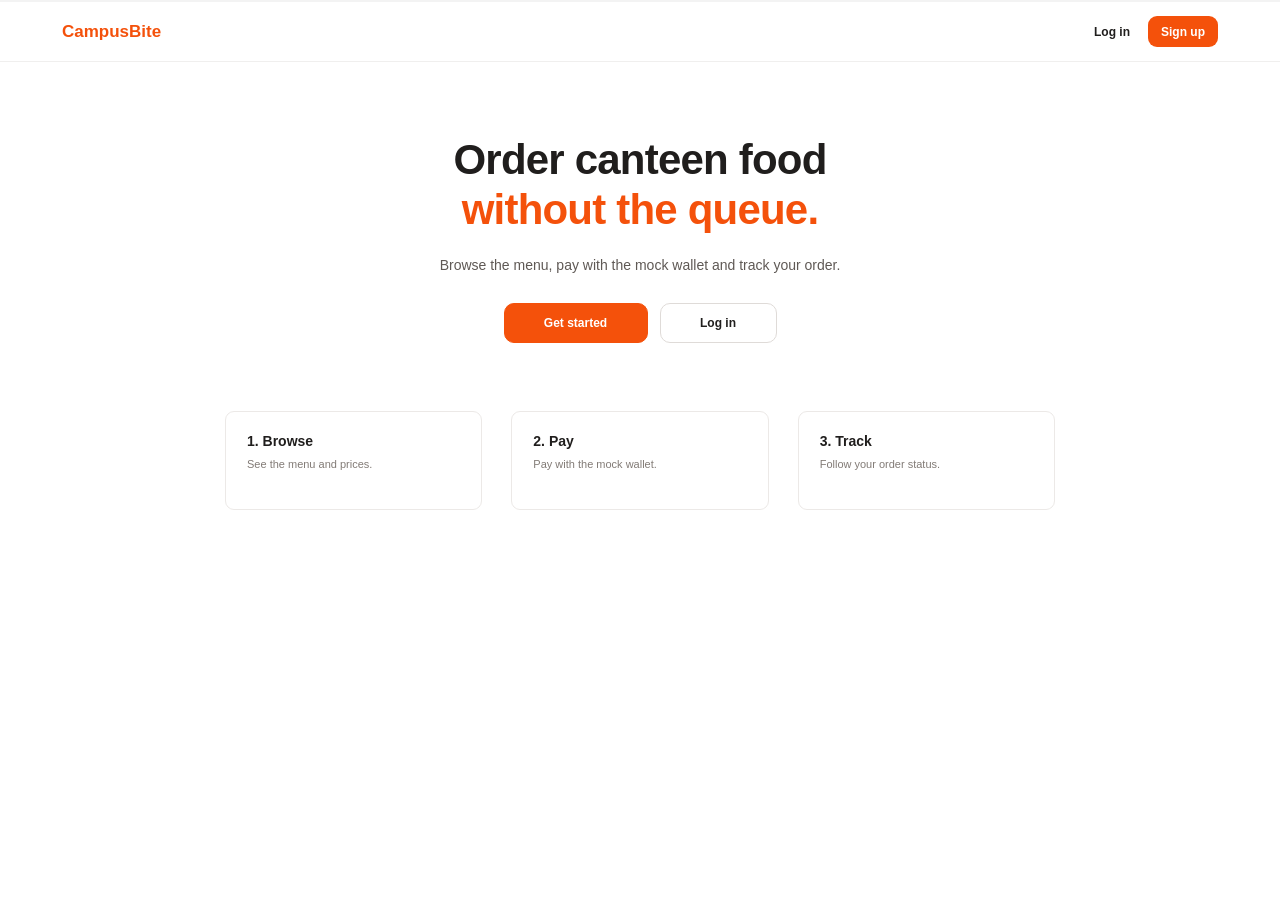
<file: index.html>
<!doctype html>
<html lang="en">
<head>
  <meta charset="utf-8">
  <meta name="viewport" content="width=device-width, initial-scale=1">
  <meta name="theme-color" content="#ffffff">
  <title>CampusBite — Order canteen food without the queue</title>
  <link rel="stylesheet" href="styles.css">
</head>
<body>
  <header class="topbar">
    <a class="brand" href="#home" aria-label="CampusBite home">CampusBite</a>
    <nav class="nav-actions" aria-label="Account">
      <a class="nav-login" href="login.html">Log in</a>
      <a class="nav-signup" href="#signup" data-notice="Sign up is part of the CampusBite prototype.">Sign up</a>
    </nav>
  </header>

  <main id="home">
    <section aria-labelledby="headline">
      <h1 id="headline">Order canteen food<br><span>without the queue.</span></h1>
      <p class="intro">Browse the menu, pay with the mock wallet and track your order.</p>
      <div class="hero-actions">
        <a class="button button-primary" href="#get-started" data-notice="Getting started is part of the CampusBite prototype.">Get started</a>
        <a class="button button-secondary" href="login.html">Log in</a>
      </div>
    </section>

    <section class="steps" aria-label="How CampusBite works">
      <article class="step-card">
        <h2>1. Browse</h2>
        <p>See the menu and prices.</p>
      </article>
      <article class="step-card">
        <h2>2. Pay</h2>
        <p>Pay with the mock wallet.</p>
      </article>
      <article class="step-card">
        <h2>3. Track</h2>
        <p>Follow your order status.</p>
      </article>
    </section>
  </main>

  <div class="notice" role="status" aria-live="polite"></div>
  <script src="script.js" defer></script>
</body>
</html>
</file>
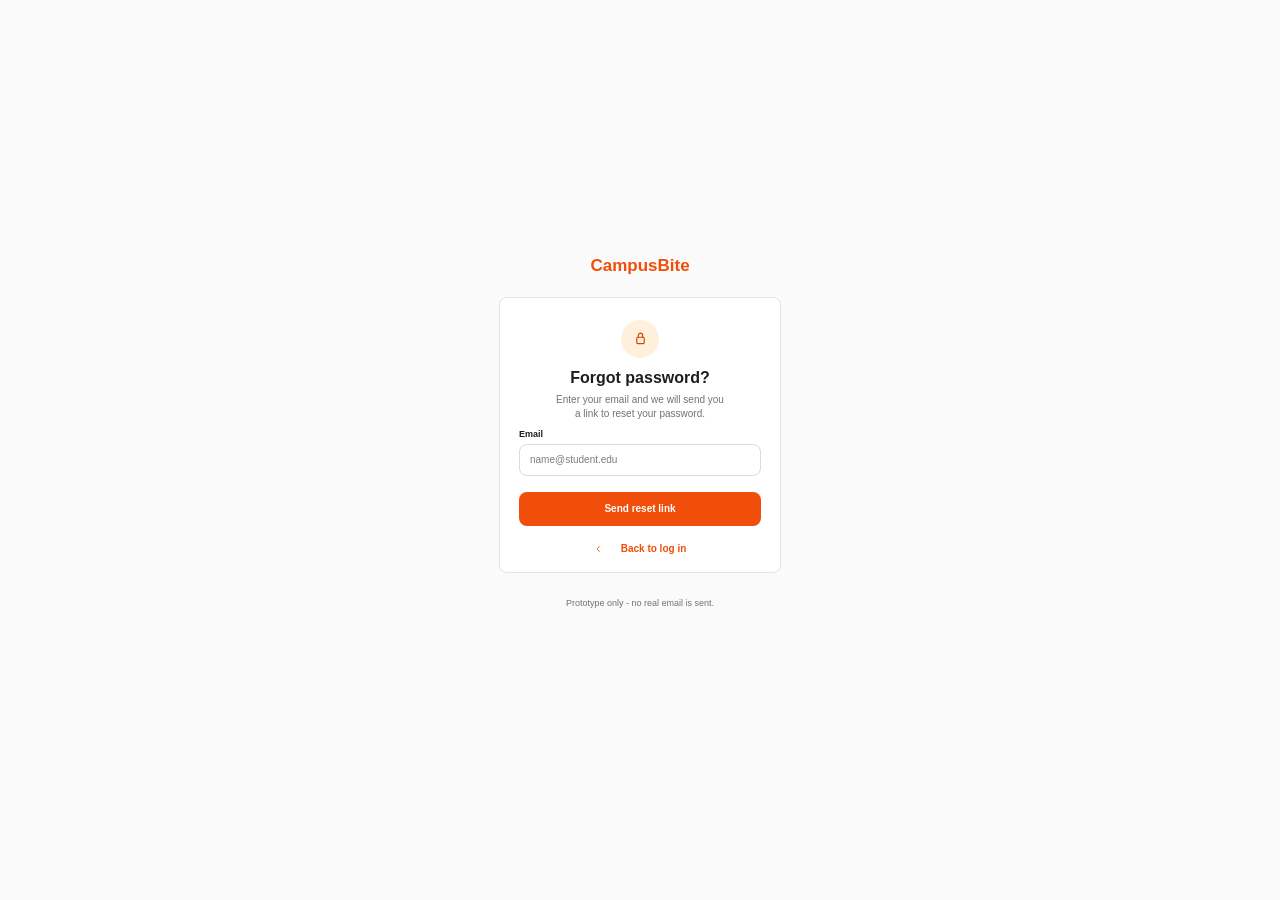
<file: forgot-password/index.html>
<!DOCTYPE html>
<html lang="en">
  <head>
    <meta charset="UTF-8" />
    <meta name="viewport" content="width=device-width, initial-scale=1.0" />
    <meta
      name="description"
      content="Reset your CampusBite account password."
    />
    <title>Forgot password? | CampusBite</title>
    <link rel="stylesheet" href="style.css" />
    <script src="script.js" defer></script>
  </head>
  <body>
    <main class="page">
      <div class="reset-layout">
        <a class="brand" href="#" aria-label="CampusBite home">CampusBite</a>

        <section class="reset-card" aria-labelledby="page-title">
          <div class="lock-icon" aria-hidden="true">
            <svg viewBox="0 0 24 24" fill="none">
              <rect
                x="6.75"
                y="10.25"
                width="10.5"
                height="9"
                rx="1.5"
                stroke="currentColor"
                stroke-width="1.7"
              />
              <path
                d="M9 10.25V7.5a3 3 0 0 1 6 0v2.75"
                stroke="currentColor"
                stroke-width="1.7"
                stroke-linecap="round"
              />
            </svg>
          </div>

          <h1 id="page-title">Forgot password?</h1>
          <p class="description">
            Enter your email and we will send you<br class="desktop-break" />
            a link to reset your password.
          </p>

          <form id="reset-form">
            <label for="email">Email</label>
            <input
              id="email"
              name="email"
              type="email"
              placeholder="name@student.edu"
              autocomplete="email"
              required
            />
            <button type="submit">Send reset link</button>
          </form>

          <a class="back-link" href="#login">
            <svg viewBox="0 0 16 16" aria-hidden="true">
              <path
                d="m9.5 3.5-4 4.5 4 4.5"
                fill="none"
                stroke="currentColor"
                stroke-linecap="round"
                stroke-linejoin="round"
                stroke-width="1.5"
              />
            </svg>
            <span>Back to log in</span>
          </a>
          <p id="form-message" class="form-message" role="status" aria-live="polite"></p>
        </section>

        <p class="prototype-note">Prototype only - no real email is sent.</p>
      </div>
    </main>
  </body>
</html>
</file>
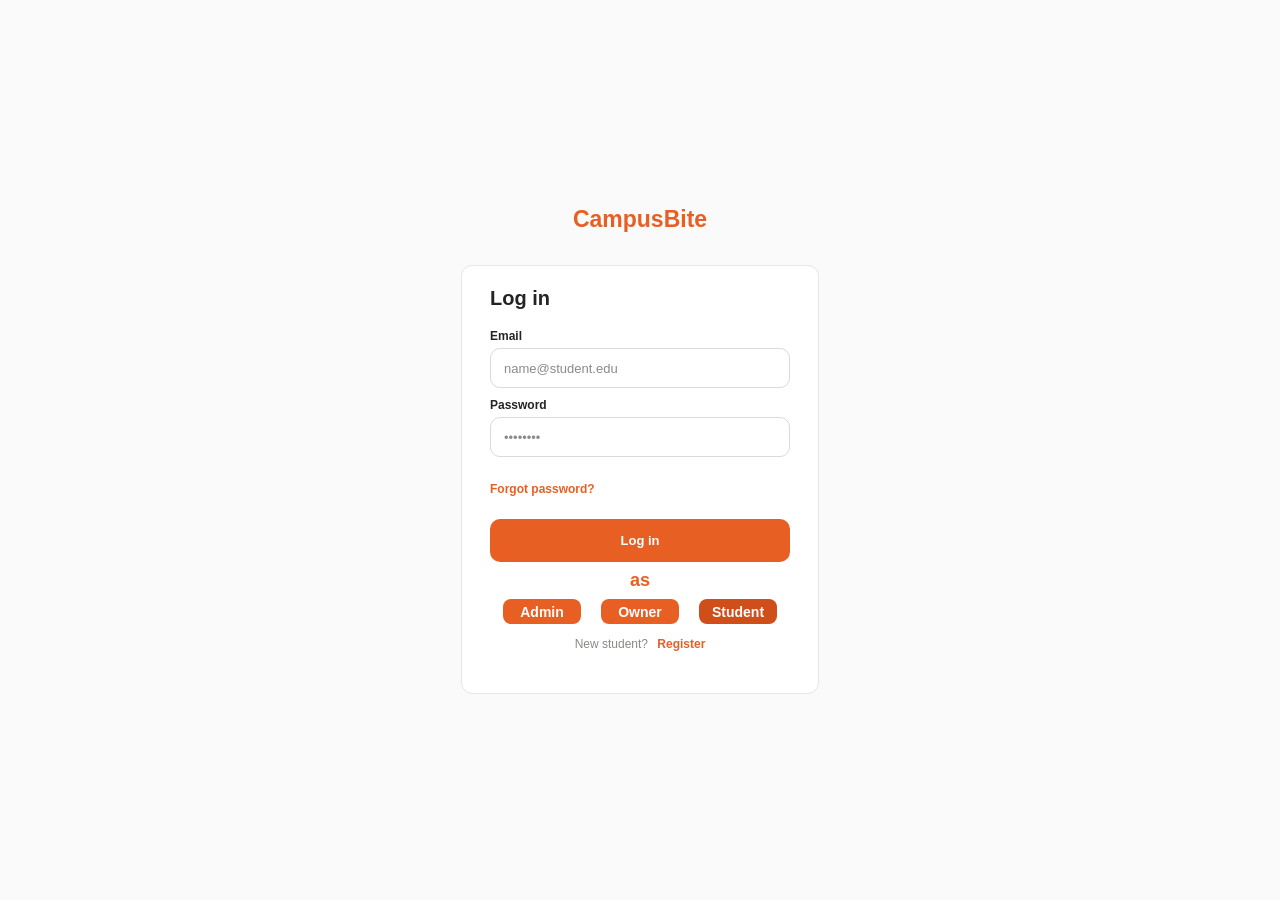
<file: login.html>
<!doctype html>
<html lang="en">
<head>
  <meta charset="UTF-8">
  <meta name="viewport" content="width=device-width, initial-scale=1.0">
  <title>CampusBite | Log in</title>
  <link rel="stylesheet" href="login.css">
</head>
<body>
  <main class="page">
    <a class="brand" href="index.html">CampusBite</a>

    <section class="login-box">
      <h1>Log in</h1>

      <form id="login-form">
        <label for="email">Email</label>
        <input id="email" name="email" type="email" placeholder="name@student.edu" required>

        <label for="password">Password</label>
        <input id="password" name="password" type="password" placeholder="••••••••" required>

        <a class="forgot-link" href="#forgot-password">Forgot password?</a>
        <button class="login-button" type="submit">Log in</button>
      </form>

      <div class="as-label">as</div>
      <div class="roles" aria-label="Choose account type">
        <button type="button" class="role-button" aria-pressed="false">Admin</button>
        <button type="button" class="role-button" aria-pressed="false">Owner</button>
        <button type="button" class="role-button" aria-pressed="true">Student</button>
      </div>

      <p class="register-line">New student? <a href="#register">Register</a></p>
      <p class="message" id="message" aria-live="polite"></p>
    </section>
  </main>
  <script src="login.js"></script>
</body>
</html>
</file>
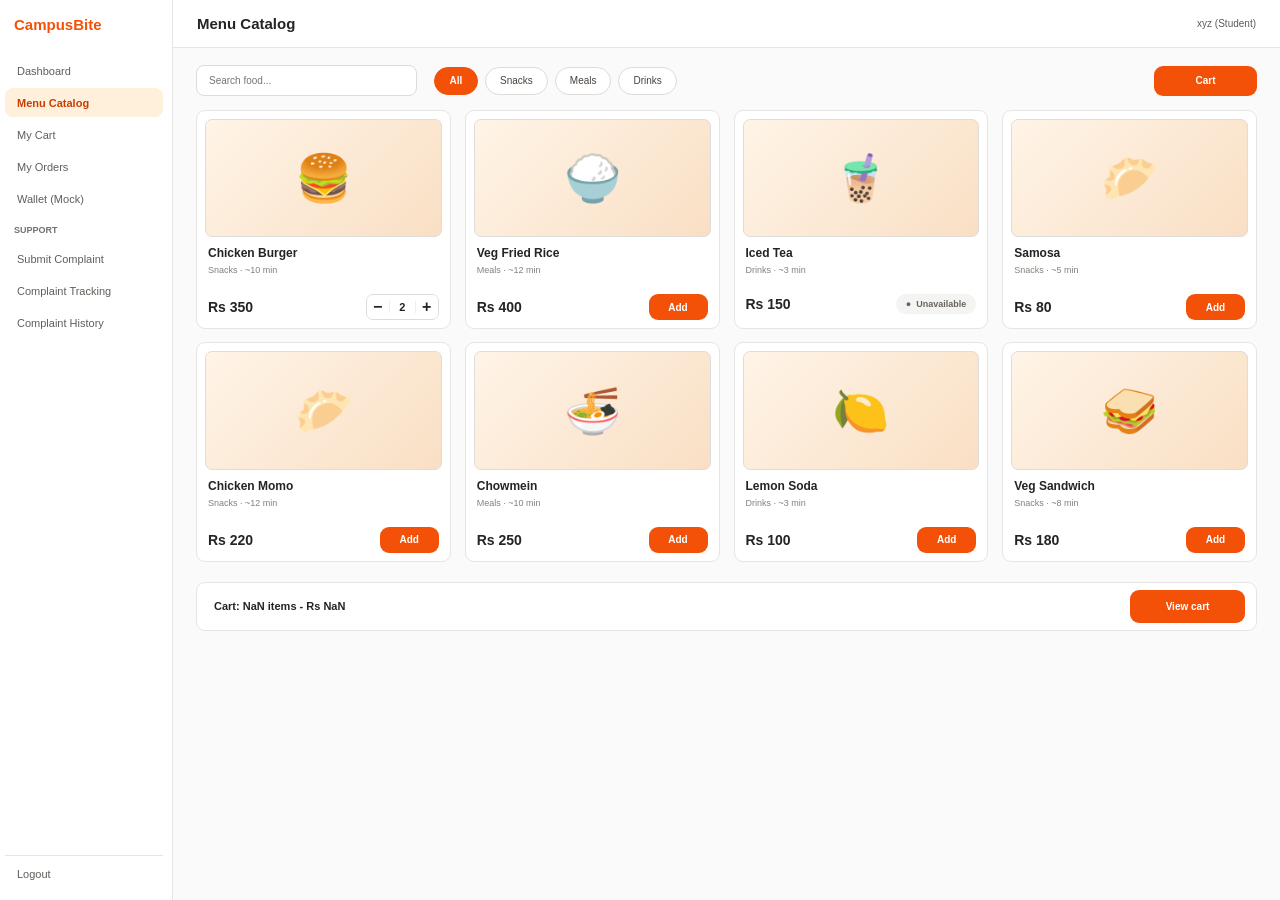
<file: menu-catalog.html>
<!doctype html>
<html lang="en">
<head>
  <meta charset="utf-8">
  <meta name="viewport" content="width=device-width, initial-scale=1">
  <meta name="theme-color" content="#ffffff">
  <title>Menu Catalog | CampusBite</title>
  <link rel="stylesheet" href="menu-catalog.css">
  <script src="menu-catalog.js" defer></script>
</head>
<body>
  <aside class="sidebar" aria-label="Main navigation">
    <a class="brand" href="#catalog">CampusBite</a>
    <nav class="main-nav">
      <a href="#dashboard">Dashboard</a>
      <a class="active" href="#catalog" aria-current="page">Menu Catalog</a>
      <a href="#cart">My Cart</a>
      <a href="#orders">My Orders</a>
      <a href="#wallet">Wallet (Mock)</a>
    </nav>
    <p class="support-label">Support</p>
    <nav class="support-nav">
      <a href="#complaint">Submit Complaint</a>
      <a href="#tracking">Complaint Tracking</a>
      <a href="#history">Complaint History</a>
    </nav>
    <a class="logout" href="#logout">Logout</a>
  </aside>

  <main class="app-main" id="catalog">
    <header class="topbar">
      <h1>Menu Catalog</h1>
      <span class="user-label">xyz (Student)</span>
    </header>
    <section class="catalog-content" aria-label="Food menu">
      <div class="toolbar">
        <label class="search-wrap">
          <span class="sr-only">Search food</span>
          <input id="food-search" type="search" placeholder="Search food..." autocomplete="off">
        </label>
        <div class="filters" role="group" aria-label="Filter by category">
          <button class="filter active" type="button" data-category="All" aria-pressed="true">All</button>
          <button class="filter" type="button" data-category="Snacks" aria-pressed="false">Snacks</button>
          <button class="filter" type="button" data-category="Meals" aria-pressed="false">Meals</button>
          <button class="filter" type="button" data-category="Drinks" aria-pressed="false">Drinks</button>
        </div>
        <button class="button cart-top" type="button" data-view-cart>Cart</button>
      </div>

      <div class="menu-grid" id="menu-grid" aria-live="polite"></div>
      <p class="empty-state" id="empty-state" hidden>No food matches your search.</p>

      <section class="cart-summary" id="cart" aria-label="Cart summary">
        <strong id="cart-summary-text">Cart: 2 items - Rs 850</strong>
        <button class="button view-cart" type="button" data-view-cart>View cart</button>
      </section>
    </section>
  </main>
  <div class="toast" id="toast" role="status" aria-live="polite"></div>
</body>
</html>
</file>
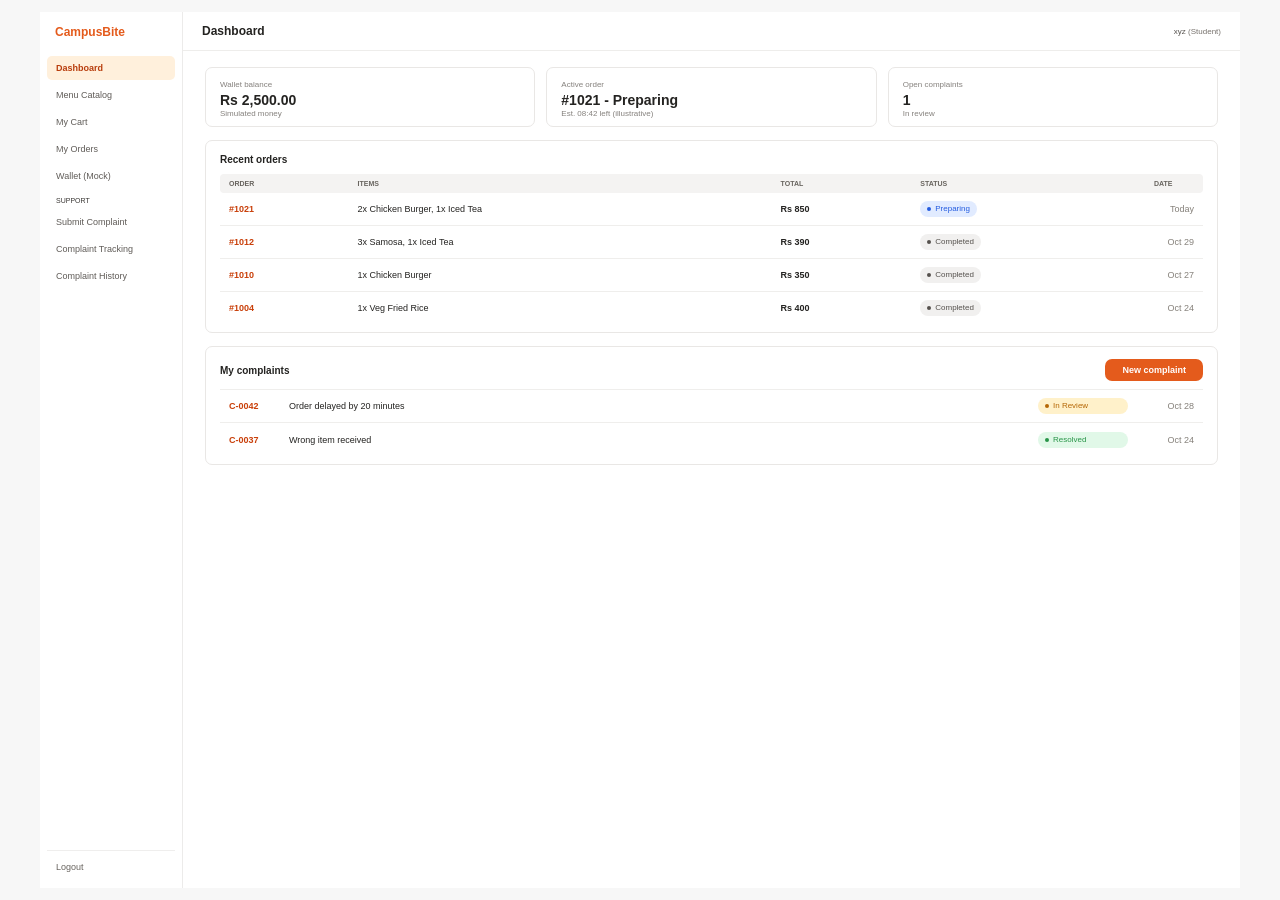
<file: Dashboard/dashboard.html>
<!doctype html>
<html lang="en">
<head>
  <meta charset="utf-8">
  <meta name="viewport" content="width=device-width, initial-scale=1">
  <meta name="theme-color" content="#f7f7f7">
  <title>Dashboard | CampusBite</title>
  <link rel="stylesheet" href="dashboard.css">
  <script src="dashboard.js" defer></script>
</head>
<body>
  <div class="app-shell">
    <aside class="sidebar" id="sidebar" aria-label="Main navigation">
      <a class="brand" href="#dashboard" aria-label="CampusBite home">CampusBite</a>
      <nav class="nav-links">
        <a class="nav-link active" href="#dashboard" aria-current="page">Dashboard</a>
        <a class="nav-link" href="#menu">Menu Catalog</a>
        <a class="nav-link" href="#cart">My Cart</a>
        <a class="nav-link" href="#orders">My Orders</a>
        <a class="nav-link" href="#wallet">Wallet (Mock)</a>
        <span class="nav-caption">Support</span>
        <a class="nav-link" href="#complaints">Submit Complaint</a>
        <a class="nav-link" href="#tracking">Complaint Tracking</a>
        <a class="nav-link" href="#history">Complaint History</a>
      </nav>
      <a class="logout" href="#logout" id="logoutLink">Logout</a>
    </aside>

    <main class="main-area" id="dashboard">
      <header class="topbar">
        <button class="menu-toggle" id="menuToggle" aria-label="Toggle navigation" aria-expanded="false">&#9776;</button>
        <h1>Dashboard</h1>
        <span class="profile">xyz <span>(Student)</span></span>
      </header>

      <div class="content">
        <section class="summary-grid" aria-label="Account summary">
          <article class="summary-card">
            <p class="eyebrow">Wallet balance</p>
            <p class="summary-value">Rs 2,500.00</p>
            <p class="subtext">Simulated money</p>
          </article>
          <article class="summary-card">
            <p class="eyebrow">Active order</p>
            <p class="summary-value">#1021 - Preparing</p>
            <p class="subtext">Est. 08:42 left (illustrative)</p>
          </article>
          <article class="summary-card">
            <p class="eyebrow">Open complaints</p>
            <p class="summary-value">1</p>
            <p class="subtext">In review</p>
          </article>
        </section>

        <section class="panel orders-panel" id="orders">
          <h2>Recent orders</h2>
          <div class="table-wrap">
            <table>
              <thead><tr><th scope="col">Order</th><th scope="col">Items</th><th scope="col">Total</th><th scope="col">Status</th><th scope="col">Date</th></tr></thead>
              <tbody>
                <tr><td><a class="order-id" href="#order-1021">#1021</a></td><td>2x Chicken Burger, 1x Iced Tea</td><td class="money">Rs 850</td><td><span class="badge preparing"><i></i>Preparing</span></td><td class="date">Today</td></tr>
                <tr><td><a class="order-id" href="#order-1012">#1012</a></td><td>3x Samosa, 1x Iced Tea</td><td class="money">Rs 390</td><td><span class="badge completed"><i></i>Completed</span></td><td class="date">Oct 29</td></tr>
                <tr><td><a class="order-id" href="#order-1010">#1010</a></td><td>1x Chicken Burger</td><td class="money">Rs 350</td><td><span class="badge completed"><i></i>Completed</span></td><td class="date">Oct 27</td></tr>
                <tr><td><a class="order-id" href="#order-1004">#1004</a></td><td>1x Veg Fried Rice</td><td class="money">Rs 400</td><td><span class="badge completed"><i></i>Completed</span></td><td class="date">Oct 24</td></tr>
              </tbody>
            </table>
          </div>
        </section>

        <section class="panel complaints-panel" id="complaints">
          <div class="panel-heading"><h2>My complaints</h2><button class="primary-button" id="newComplaint">New complaint</button></div>
          <div class="complaint-list" id="complaintList">
            <div class="complaint-row"><a class="order-id" href="#c-0042">C-0042</a><span class="complaint-detail">Order delayed by 20 minutes</span><span class="badge review"><i></i>In Review</span><span class="date">Oct 28</span></div>
            <div class="complaint-row"><a class="order-id" href="#c-0037">C-0037</a><span class="complaint-detail">Wrong item received</span><span class="badge resolved"><i></i>Resolved</span><span class="date">Oct 24</span></div>
          </div>
        </section>
      </div>
    </main>
  </div>
  <div class="toast" id="toast" role="status" aria-live="polite"></div>
</body>
</html>
</file>
<file: styles.css>
:root {
  color-scheme: light;
  --orange: #f4510b;
  --ink: #201e1d;
  --line: #ece9e7;
}

* { box-sizing: border-box; }

body {
  margin: 0;
  min-width: 320px;
  min-height: 100vh;
  color: var(--ink);
  background: #fff;
  font-family: Arial, Helvetica, sans-serif;
  -webkit-font-smoothing: antialiased;
}

.topbar {
  height: 62px;
  padding: 0 clamp(24px, 5.7vw, 62px);
  border-top: 2px solid #f3f3f3;
  border-bottom: 1px solid #f0efee;
  display: flex;
  align-items: center;
  justify-content: space-between;
}

.brand {
  color: var(--orange);
  font-size: 17px;
  line-height: 1;
  font-weight: 700;
  text-decoration: none;
}

.nav-actions { display: flex; align-items: center; gap: 18px; }

.nav-login {
  color: var(--ink);
  font-size: 12px;
  font-weight: 700;
  text-decoration: none;
  padding: 9px 0;
}

.nav-signup {
  min-height: 31px;
  padding: 0 13px;
  border-radius: 9px;
  color: #fff;
  background: var(--orange);
  display: inline-flex;
  align-items: center;
  justify-content: center;
  font-size: 12px;
  font-weight: 700;
  text-decoration: none;
  transition: background .15s ease, transform .15s ease;
}

.nav-signup:hover, .button-primary:hover { background: #dc4507; }
.nav-signup:active, .button:active { transform: translateY(1px); }

main {
  width: min(830px, calc(100% - 40px));
  margin: 0 auto;
  padding-top: 73px;
  text-align: center;
}

h1 {
  margin: 0;
  font-size: clamp(34px, 4vw, 42px);
  line-height: 1.19;
  letter-spacing: -.8px;
  font-weight: 750;
}

h1 span { color: var(--orange); }

.intro {
  margin: 20px 0 0;
  color: #5f5955;
  font-size: 14px;
  line-height: 1.5;
}

.hero-actions {
  display: flex;
  justify-content: center;
  gap: 12px;
  margin-top: 27px;
}

.button {
  height: 40px;
  border: 1px solid #dfdbd8;
  border-radius: 10px;
  display: inline-flex;
  align-items: center;
  justify-content: center;
  color: var(--ink);
  background: #fff;
  font: inherit;
  font-size: 12px;
  font-weight: 700;
  text-decoration: none;
  cursor: pointer;
  transition: background .15s ease, border-color .15s ease, transform .15s ease;
}

.button-primary {
  width: 144px;
  border-color: var(--orange);
  color: #fff;
  background: var(--orange);
}

.button-secondary { width: 117px; }
.button-secondary:hover { background: #faf8f7; border-color: #cfc9c5; }

.steps {
  display: grid;
  grid-template-columns: repeat(3, minmax(0, 1fr));
  gap: 29px;
  margin-top: 68px;
  text-align: left;
}

.step-card {
  min-height: 99px;
  padding: 20px 21px;
  border: 1px solid var(--line);
  border-radius: 9px;
}

.step-card h2 {
  margin: 0;
  font-size: 14px;
  line-height: 1.3;
  font-weight: 700;
}

.step-card p {
  margin: 7px 0 0;
  color: #827b76;
  font-size: 11px;
  line-height: 1.4;
}

.prototype-note {
  margin: 87px 0 0;
  color: #8a837e;
  font-size: 10px;
  line-height: 1.5;
}

.notice {
  position: fixed;
  left: 50%;
  bottom: 24px;
  z-index: 1;
  max-width: calc(100vw - 32px);
  padding: 12px 16px;
  border: 1px solid var(--line);
  border-radius: 10px;
  color: var(--ink);
  background: #fff;
  box-shadow: 0 8px 28px rgb(32 30 29 / 10%);
  font-size: 13px;
  opacity: 0;
  pointer-events: none;
  transform: translate(-50%, 8px);
  transition: opacity .18s ease, transform .18s ease;
}

.notice.is-visible { opacity: 1; transform: translate(-50%, 0); }

@media (max-width: 640px) {
  .topbar { padding-inline: 20px; }
  main { padding-top: 61px; }
  h1 { letter-spacing: -.5px; }
  .intro { max-width: 400px; margin: 18px auto 0; }
  .steps { grid-template-columns: 1fr; gap: 12px; margin-top: 52px; }
  .step-card { min-height: auto; padding: 17px 19px; }
  .prototype-note { margin-top: 42px; padding-bottom: 28px; }
}

@media (prefers-reduced-motion: reduce) {
  *, *::before, *::after { scroll-behavior: auto !important; transition-duration: .01ms !important; }
}
</file>
<file: forgot-password/style.css>
:root {
  color-scheme: light;
  font-family: Arial, Helvetica, sans-serif;
  color: #201d1c;
  background: #fafafa;
  font-synthesis: none;
  text-rendering: optimizeLegibility;
  -webkit-font-smoothing: antialiased;
  -moz-osx-font-smoothing: grayscale;

  --accent: #f04e0a;
  --muted: #77716e;
  --border: #e7e5e3;
}

* {
  box-sizing: border-box;
}

body {
  min-width: 320px;
  min-height: 100vh;
  margin: 0;
}

.page {
  display: grid;
  min-height: 100vh;
  place-items: center;
  padding: 32px 16px;
}

.reset-layout {
  width: min(100%, 282px);
  margin-top: -36px;
  text-align: center;
}

.brand {
  display: inline-block;
  margin-bottom: 21px;
  color: var(--accent);
  font-size: 17px;
  font-weight: 700;
  line-height: 20px;
  text-decoration: none;
}

.reset-card {
  padding: 22px 19px 13px;
  border: 1px solid var(--border);
  border-radius: 8px;
  background: #fff;
}

.lock-icon {
  display: grid;
  width: 38px;
  height: 38px;
  margin: 0 auto 10px;
  place-items: center;
  border-radius: 50%;
  background: #fff0dc;
  color: #d94308;
}

.lock-icon svg {
  width: 17px;
  height: 17px;
}

h1 {
  margin: 0;
  font-size: 16px;
  font-weight: 700;
  line-height: 20px;
}

.description {
  margin: 5px 0 7px;
  color: var(--muted);
  font-size: 10px;
  line-height: 14px;
}

form {
  text-align: left;
}

label {
  display: block;
  margin-bottom: 4px;
  font-size: 9px;
  font-weight: 700;
  line-height: 12px;
}

input {
  width: 100%;
  height: 32px;
  padding: 0 10px;
  border: 1px solid #dedbd9;
  border-radius: 8px;
  outline: none;
  background: #fff;
  color: inherit;
  font: inherit;
  font-size: 10px;
}

input::placeholder {
  color: #827c79;
  opacity: 1;
}

input:focus-visible {
  border-color: var(--accent);
  box-shadow: 0 0 0 3px rgb(240 78 10 / 13%);
}

button {
  width: 100%;
  height: 34px;
  margin-top: 16px;
  border: 0;
  border-radius: 8px;
  background: var(--accent);
  color: #fff;
  cursor: pointer;
  font: inherit;
  font-size: 10px;
  font-weight: 700;
  transition: background-color 140ms ease, transform 140ms ease;
}

button:hover {
  background: #d94308;
}

button:active {
  transform: translateY(1px);
}

button:focus-visible,
.back-link:focus-visible,
.brand:focus-visible {
  outline: 3px solid rgb(240 78 10 / 35%);
  outline-offset: 3px;
}

.back-link {
  display: inline-flex;
  align-items: center;
  gap: 18px;
  margin-top: 15px;
  color: var(--accent);
  font-size: 10px;
  font-weight: 700;
  line-height: 16px;
  text-decoration: none;
}

.back-link svg {
  width: 9px;
  height: 12px;
}

.back-link:hover {
  color: #c83d06;
  text-decoration: underline;
}

.form-message {
  margin: 8px 0 0;
  color: #514b48;
  font-size: 10px;
  line-height: 14px;
}

.form-message:empty {
  display: none;
}

.prototype-note {
  margin: 24px 0 0;
  color: var(--muted);
  font-size: 9px;
  line-height: 12px;
}

@media (max-width: 360px) {
  .reset-layout {
    margin-top: 0;
  }

  .desktop-break {
    display: none;
  }
}
</file>
<file: login.css>
* {
  box-sizing: border-box;
}

body {
  min-width: 320px;
  min-height: 100vh;
  margin: 0;
  background: #fafafa;
  color: #242424;
  font-family: Arial, Helvetica, sans-serif;
}

.page {
  display: flex;
  min-height: 100vh;
  flex-direction: column;
  align-items: center;
  justify-content: center;
  padding: 32px 16px;
}

.brand {
  margin-bottom: 32px;
  color: #e85f24;
  font-size: 23px;
  font-weight: 700;
  text-decoration: none;
}

.login-box {
  width: min(358px, 100%);
  min-height: 423px;
  padding: 18px 28px 20px;
  border: 1px solid #e8e6e5;
  border-radius: 11px;
  background: #fff;
}

h1 {
  margin: 0 0 17px;
  font-size: 20px;
  line-height: 1.4;
}

label {
  display: block;
  margin: 0 0 5px;
  font-size: 12px;
  font-weight: 700;
}

input {
  width: 100%;
  height: 40px;
  margin-bottom: 10px;
  padding: 0 13px;
  border: 1px solid #dcd9d7;
  border-radius: 10px;
  color: #242424;
  font: inherit;
  font-size: 13px;
  outline: none;
}

input:focus {
  border-color: #e85f24;
  box-shadow: 0 0 0 2px rgb(232 95 36 / 12%);
}

input::placeholder {
  color: #8d8986;
  opacity: 1;
}

a:not(.brand) {
  color: #e85f24;
  font-size: 12px;
  font-weight: 700;
  text-decoration: none;
}

.forgot-link {
  display: inline-block;
  margin-top: 15px;
}

.login-button,
.role-button {
  border: 0;
  background: #e85f24;
  color: #fff;
  font: inherit;
  font-weight: 700;
  cursor: pointer;
}

.login-button {
  width: 100%;
  height: 43px;
  margin-top: 22px;
  border-radius: 10px;
  font-size: 13px;
}

.login-button:hover,
.role-button:hover,
.role-button[aria-pressed="true"] {
  background: #cf4e19;
}

.as-label {
  margin: 9px 0 10px;
  color: #e85f24;
  font-size: 18px;
  font-weight: 700;
  line-height: 1;
  text-align: center;
}

.roles {
  display: flex;
  justify-content: space-between;
  gap: 12px;
  padding: 0 13px;
}

.role-button {
  min-width: 78px;
  height: 25px;
  padding: 0 12px;
  border-radius: 8px;
  font-size: 14px;
}

.register-line {
  margin: 13px 0 0;
  color: #8d8986;
  font-size: 12px;
  text-align: center;
}

.register-line a {
  margin-left: 6px;
}

.message {
  min-height: 14px;
  margin: 8px 0 0;
  color: #8d8986;
  font-size: 11px;
  text-align: center;
}

@media (max-width: 420px) {
  .page {
    padding: 24px 16px;
  }

  .login-box {
    padding-right: 22px;
    padding-left: 22px;
  }

  .roles {
    gap: 8px;
    padding: 0 4px;
  }

  .role-button {
    min-width: 0;
    flex: 1;
    padding: 0 8px;
  }
}
</file>
<file: menu-catalog.css>
:root {
  font-family: Arial, Helvetica, sans-serif;
  color: #262321;
  background: #fafafa;
  font-synthesis: none;
  text-rendering: optimizeLegibility;
  --orange: #f45108;
  --line: #e7e5e3;
  --muted: #77716d;
}

* { box-sizing: border-box; }
body { margin: 0; min-width: 320px; min-height: 100vh; }
button, input { font: inherit; }
button { cursor: pointer; }
.sidebar {
  position: fixed; inset: 0 auto 0 0; z-index: 2; width: 173px;
  display: flex; flex-direction: column; padding: 0 9px 9px 5px;
  background: #fff; border-right: 1px solid var(--line);
}
.brand { height: 49px; padding: 16px 9px 0; color: var(--orange); font-size: 15px; font-weight: 700; text-decoration: none; }
.main-nav, .support-nav { display: grid; gap: 3px; }
.main-nav { margin-top: 7px; }
.main-nav a, .support-nav a, .logout {
  display: flex; align-items: center; min-height: 29px; padding: 0 12px;
  border-radius: 8px; color: #625d59; font-size: 11px; text-decoration: none;
}
.main-nav a.active { background: #fff0dc; color: #c83d00; font-weight: 700; }
.support-label { margin: 12px 9px 9px; color: #77716d; font-size: 9px; font-weight: 700; text-transform: uppercase; }
.logout { min-height: 36px; margin-top: auto; border-top: 1px solid var(--line); border-radius: 0; }
.app-main { min-height: 100vh; margin-left: 173px; }
.topbar { height: 48px; display: flex; align-items: center; justify-content: space-between; padding: 0 24px; background: #fff; border-bottom: 1px solid var(--line); }
.topbar h1 { margin: 0; font-size: 15px; font-weight: 700; }
.user-label { color: #5f5955; font-size: 10px; }
.catalog-content { padding: 17px 23px 28px; }
.toolbar { display: flex; align-items: center; gap: 17px; margin-bottom: 14px; }
.search-wrap input { width: 221px; height: 31px; padding: 0 12px; border: 1px solid #dedbd8; border-radius: 8px; outline: none; background: white; font-size: 10px; }
.search-wrap input:focus { border-color: var(--orange); box-shadow: 0 0 0 2px #f451081a; }
.filters { display: flex; gap: 7px; }
.filter { height: 28px; min-width: 44px; padding: 0 14px; border: 1px solid #dedbd8; border-radius: 20px; background: #fff; color: #48433f; font-size: 10px; }
.filter.active { border-color: var(--orange); background: var(--orange); color: white; font-weight: 700; }
.button { border: 0; border-radius: 9px; background: var(--orange); color: white; font-size: 10px; font-weight: 700; }
.cart-top { width: 103px; height: 30px; margin-left: auto; }
.menu-grid { display: grid; grid-template-columns: repeat(4, minmax(0, 1fr)); gap: 13px 14px; }
.food-card { min-width: 0; min-height: 192px; padding: 8px; border: 1px solid var(--line); border-radius: 9px; background: #fff; }
.food-art { position: relative; display: grid; place-items: center; width: 100%; aspect-ratio: 2 / 1; overflow: hidden; border: 1px solid #dfdddb; border-radius: 7px; background: #f3f1ef; }
.food-photo { display: block; width: 100%; height: 100%; object-fit: contain; object-position: center; }
.food-art.emoji, .food-art.image-failed { background: linear-gradient(135deg, #fff4e7, #f9dfc4); }
.food-emoji { z-index: 1; font-size: 46px; line-height: 1; }
.food-name { margin: 9px 3px 0; overflow: hidden; font-size: 12px; font-weight: 700; text-overflow: ellipsis; white-space: nowrap; }
.food-meta { margin: 5px 3px 0; color: #847e79; font-size: 9px; }
.card-bottom { display: flex; align-items: center; justify-content: space-between; gap: 6px; margin: 19px 3px 0; }
.price { font-size: 14px; font-weight: 700; white-space: nowrap; }
.add-button { min-width: 59px; height: 26px; padding: 0 12px; }
.unavailable { padding: 5px 10px; border-radius: 14px; background: #f4f4f3; color: #68635f; font-size: 9px; font-weight: 700; white-space: nowrap; }
.quantity { display: flex; align-items: center; height: 26px; overflow: hidden; border: 1px solid #dedbd8; border-radius: 7px; }
.quantity button { width: 22px; height: 100%; border: 0; background: white; color: #282522; font-weight: 700; }
.quantity span { min-width: 27px; padding: 0 5px; border-right: 1px solid #eee; border-left: 1px solid #eee; text-align: center; font-size: 11px; font-weight: 700; }
.cart-summary { min-height: 48px; display: flex; align-items: center; justify-content: space-between; gap: 12px; margin-top: 20px; padding: 7px 11px 7px 17px; border: 1px solid var(--line); border-radius: 9px; background: #fff; }
.cart-summary strong { font-size: 11px; }
.view-cart { width: 115px; height: 33px; }
.empty-state { padding: 25px 0; color: var(--muted); text-align: center; font-size: 13px; }
.toast { position: fixed; right: 20px; bottom: 20px; z-index: 4; max-width: min(360px, calc(100vw - 40px)); padding: 12px 16px; transform: translateY(10px); border-radius: 8px; background: #292521; color: #fff; font-size: 12px; opacity: 0; pointer-events: none; transition: opacity .18s, transform .18s; }
.toast.visible { transform: translateY(0); opacity: 1; }
.sr-only { position: absolute; width: 1px; height: 1px; padding: 0; overflow: hidden; clip: rect(0, 0, 0, 0); white-space: nowrap; clip-path: inset(50%); }

@media (max-width: 920px) {
  .menu-grid { grid-template-columns: repeat(3, minmax(0, 1fr)); }
  .toolbar { flex-wrap: wrap; gap: 10px; }
  .cart-top { margin-left: auto; }
}
@media (max-width: 680px) {
  .sidebar { width: 62px; padding: 0 5px 8px; }
  .brand { padding: 15px 3px 0; overflow: hidden; font-size: 0; }
  .brand::first-letter { font-size: 15px; }
  .main-nav a, .support-nav a, .logout { justify-content: center; padding: 0 3px; overflow: hidden; font-size: 0; white-space: nowrap; }
  .main-nav a::first-letter, .support-nav a::first-letter, .logout::first-letter { font-size: 12px; }
  .support-label { margin-right: 0; margin-left: 0; overflow: hidden; font-size: 0; }
  .app-main { margin-left: 62px; }
  .topbar { padding: 0 14px; }
  .catalog-content { padding: 14px 12px 24px; }
  .search-wrap { flex: 1 1 100%; }
  .search-wrap input { width: 100%; }
  .filters { gap: 5px; }
  .filter { padding: 0 11px; }
  .menu-grid { grid-template-columns: repeat(2, minmax(0, 1fr)); gap: 10px; }
  .food-card { min-height: 182px; padding: 7px; }
  .card-bottom { margin-top: 15px; }
  .price { font-size: 12px; }
  .add-button { min-width: 51px; }
}
@media (max-width: 390px) {
  .menu-grid { grid-template-columns: 1fr; }
  .food-card { min-height: 220px; }
  .filters { width: 100%; }
  .filter { flex: 1; padding: 0 7px; }
}
</file>
<file: Dashboard/dashboard.css>
:root {
  color-scheme: light;
  font-family: Arial, Helvetica, sans-serif;
  color: #242321;
  background: #f7f7f7;
  font-synthesis: none;
  text-rendering: optimizeLegibility;
  --orange: #e45b1c;
  --muted: #85817d;
  --line: #e9e7e5;
}

* { box-sizing: border-box; }
body { min-width: 320px; margin: 0; background: #f7f7f7; font-size: 12px; }
button, a { font: inherit; }
a { color: inherit; text-decoration: none; }
.app-shell { width: min(100% - 24px, 1200px); min-height: calc(100vh - 24px); margin: 12px auto; display: flex; background: #fff; }
.sidebar { width: 143px; flex: 0 0 143px; padding: 13px 7px 10px; display: flex; flex-direction: column; border-right: 1px solid #ecebea; }
.brand { color: var(--orange); font-size: 12px; font-weight: 700; padding: 0 8px; margin-bottom: 17px; }
.nav-links { display: flex; flex-direction: column; gap: 3px; }
.nav-link { display: block; border-radius: 5px; padding: 7px 9px; color: #5f5b57; font-size: 9px; }
.nav-link:hover { background: #faf3ec; color: #b74311; }
.nav-link.active { background: #fff0dc; color: #b83d0c; font-weight: 700; }
.nav-caption { margin: 6px 9px 3px; color: #383532; font-size: 7px; text-transform: uppercase; }
.logout { margin-top: auto; border-top: 1px solid #efeeed; padding: 11px 9px 6px; color: #68645f; font-size: 9px; }
.main-area { flex: 1; min-width: 0; }
.topbar { height: 39px; display: flex; align-items: center; padding: 0 19px; border-bottom: 1px solid #eeedeb; }
.topbar h1 { margin: 0; font-size: 12px; font-weight: 700; }
.profile { margin-left: auto; color: #57534f; font-size: 8px; }
.profile span { color: #77726d; }
.menu-toggle { display: none; border: 0; background: transparent; cursor: pointer; }
.content { padding: 16px 19px 28px; }
.summary-grid { display: grid; grid-template-columns: repeat(3, minmax(0, 1fr)); gap: 11px; margin-bottom: 13px; }
.summary-card, .panel { background: #fff; border: 1px solid var(--line); border-radius: 7px; }
.summary-card { min-height: 60px; padding: 12px 14px 8px; }
.eyebrow, .subtext { margin: 0; color: var(--muted); font-size: 8px; }
.summary-value { margin: 4px 0 2px; font-size: 14px; line-height: 1; font-weight: 700; }
.panel { padding: 12px 14px 8px; }
.panel h2 { margin: 0 0 8px; font-size: 10px; line-height: 13px; }
.orders-panel { margin-bottom: 13px; }
.table-wrap { width: 100%; overflow-x: auto; }
table { width: 100%; min-width: 560px; border-collapse: collapse; table-layout: auto; }
thead { background: #f4f3f2; }
th { padding: 6px 9px; color: #68645f; text-align: left; text-transform: uppercase; font-size: 7px; font-weight: 700; }
th:first-child { border-radius: 4px 0 0 4px; }
th:last-child { border-radius: 0 4px 4px 0; }
td { padding: 8px 9px; border-bottom: 1px solid #efeeec; white-space: nowrap; font-size: 9px; }
tbody tr:last-child td { border-bottom: 0; }
.order-id { color: #c9400b; font-weight: 700; }
.money { font-weight: 700; }
.date { width: 58px; color: #85807a; text-align: right; }
.badge { display: inline-flex; align-items: center; gap: 4px; padding: 4px 7px; border-radius: 20px; font-size: 8px; line-height: 1; }
.badge i { width: 4px; height: 4px; border-radius: 50%; background: currentColor; }
.preparing { color: #245ce0; background: #e1ebff; }
.completed { color: #55514d; background: #f1f0ef; }
.review { color: #b56705; background: #fff1ca; }
.resolved { color: #279447; background: #e1f8e8; }
.panel-heading { display: flex; justify-content: space-between; align-items: center; padding-bottom: 8px; border-bottom: 1px solid #efeeec; }
.panel-heading h2 { margin: 0; }
.primary-button { border: 0; border-radius: 7px; padding: 6px 17px; background: var(--orange); color: #fff; font-size: 9px; font-weight: 700; cursor: pointer; }
.primary-button:hover { background: #c94b15; }
.complaint-row { min-height: 33px; display: grid; grid-template-columns: 52px minmax(160px, 1fr) 90px 58px; align-items: center; gap: 8px; padding: 0 9px; border-bottom: 1px solid #efeeec; font-size: 9px; }
.complaint-row:last-child { border-bottom: 0; }
.complaint-detail { overflow: hidden; text-overflow: ellipsis; white-space: nowrap; }
.toast { position: fixed; right: 20px; bottom: 20px; padding: 10px 14px; border-radius: 7px; background: #292724; color: white; font-size: 12px; opacity: 0; pointer-events: none; transform: translateY(8px); transition: .2s ease; }
.toast.show { opacity: 1; transform: translateY(0); }

/* Keep the dashboard centered on large screens and give it the full usable
   width as the viewport narrows. */
@media (min-width: 1100px) {
  .app-shell { width: min(calc(100% - 32px), 1200px); }
  .content { padding-right: 22px; padding-left: 22px; }
}

@media (max-width: 760px) {
  .summary-grid { grid-template-columns: repeat(2, minmax(0, 1fr)); }
  .summary-card:last-child { grid-column: 1 / -1; }
  .content { padding-right: 14px; padding-left: 14px; }
}

@media (max-width: 620px) {
  .app-shell { width: 100%; min-height: 100vh; margin: 0; }
  .sidebar { position: fixed; z-index: 5; top: 0; bottom: 0; left: 0; width: 220px; padding: 18px 12px; background: white; box-shadow: 8px 0 24px #00000012; transform: translateX(-110%); transition: transform .2s ease; }
  .sidebar.open { transform: translateX(0); }
  .nav-link { padding: 10px; font-size: 11px; }
  .brand { font-size: 14px; }
  .nav-caption { font-size: 8px; }
  .logout { font-size: 11px; }
  .topbar { height: 48px; padding: 0 14px; }
  .menu-toggle { display: block; margin-right: 11px; padding: 4px 0; color: #494540; font-size: 17px; }
  .content { padding: 14px 12px 24px; }
  .summary-grid { grid-template-columns: 1fr; gap: 8px; }
  .summary-card:last-child { grid-column: auto; }
  .summary-card { min-height: 58px; }
  .complaint-row { grid-template-columns: 48px minmax(95px, 1fr) auto 48px; gap: 5px; padding: 0 4px; }
}

@media (max-width: 420px) {
  .content { padding-right: 10px; padding-left: 10px; }
  .panel { padding-right: 10px; padding-left: 10px; }
  .complaint-row { grid-template-columns: 46px minmax(0, 1fr) auto; }
  .complaint-row .date { display: none; }
  .primary-button { padding: 7px 12px; }
}
</file>
